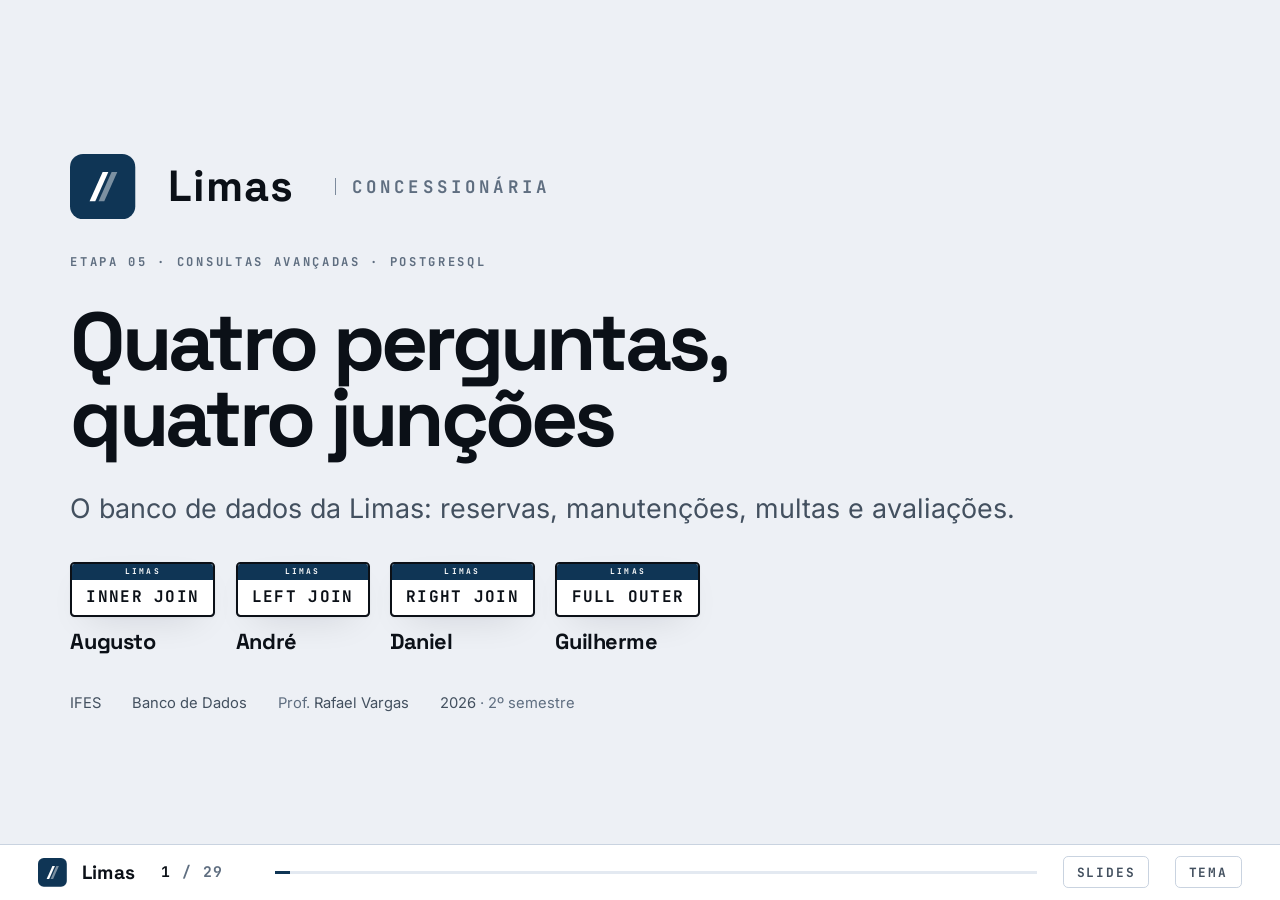
<file: index.html>
<!doctype html>
<html lang="pt-BR">
<head>
<meta charset="utf-8">
<meta name="viewport" content="width=device-width, initial-scale=1">
<title>Limas · Consultas Avançadas</title>
<meta name="description" content="Etapa 05 — Consultas Avançadas sobre o banco de dados da concessionária Limas. IFES · Banco de Dados · Prof. Rafael Vargas.">
<link rel="icon" href="data:image/svg+xml,<svg xmlns='http://www.w3.org/2000/svg' viewBox='0 0 100 100'><text y='.9em' font-size='90'>🚗</text></svg>">
<link rel="stylesheet" href="assets/fontes.css">
<link rel="stylesheet" href="styles/deck.css">
</head>
<body>

<div class="stage">

<!-- ═══════════════ 01 · CAPA ═══════════════ -->
<section class="slide center on" id="capa" data-titulo="Capa" style="gap:2.6rem">
  <span class="marca g"><svg viewBox="0 0 40 40" aria-hidden="true"><rect width="40" height="40" rx="8" fill="var(--brand)"/><path d="M12 29 L20 11 L23.5 11 L15.5 29 Z" fill="var(--brand-ink)"/><path d="M17.5 29 L25.5 11 L29 11 L21 29 Z" fill="var(--brand-ink)" opacity=".45"/></svg><span class="nome">Limas</span><span class="tipo">Concessionária</span></span>
  <span class="eyebrow">Etapa 05 · Consultas Avançadas · PostgreSQL</span>
  <h1 style="font-size:6.4rem">Quatro perguntas,<br>quatro junções</h1>
  <p class="lede wide" style="font-size:2.1rem">
    O banco de dados da Limas: reservas, manutenções, multas e avaliações.</p>

  <div class="crew">
    <div class="mem"><div class="plate"><b>LIMAS</b><span>INNER JOIN</span></div><div class="who">Augusto</div></div>
    <div class="mem"><div class="plate"><b>LIMAS</b><span>LEFT JOIN</span></div><div class="who">André</div></div>
    <div class="mem"><div class="plate"><b>LIMAS</b><span>RIGHT JOIN</span></div><div class="who">Daniel</div></div>
    <div class="mem"><div class="plate"><b>LIMAS</b><span>FULL OUTER</span></div><div class="who">Guilherme</div></div>
  </div>

  <div class="credits">
    <span><b>IFES</b></span><span><b>Banco de Dados</b></span>
    <span>Prof. <b>Rafael Vargas</b></span><span><b>2026</b> · 2º semestre</span>
  </div>
</section>

<!-- ═══════════════ 02 · O ESTABELECIMENTO ═══════════════ -->
<section class="slide center" id="contexto" data-titulo="O estabelecimento" style="gap:3rem">
  <span class="eyebrow">Contextualização</span>
  <h2>O estabelecimento</h2>
  <p class="lede wide" style="font-size:1.9rem">
    A <b>Limas</b> registra quatro eventos no banco: a <b>reserva</b> do veículo,
    a <b>manutenção</b> da frota, as <b>multas</b> cometidas durante o período de posse
    e a <b>avaliação</b> deixada pelo cliente.</p>

  <div class="chips">
    <div class="chip" style="--ac:var(--full)"><span class="k">Reserva</span><span class="v">20</span><span class="n">registros</span></div>
    <div class="chip" style="--ac:var(--left)"><span class="k">Manutenção</span><span class="v">13</span><span class="n">registros</span></div>
    <div class="chip" style="--ac:var(--inner)"><span class="k">Multa</span><span class="v">10</span><span class="n">registros</span></div>
    <div class="chip" style="--ac:var(--right)"><span class="k">Avaliação</span><span class="v">12</span><span class="n">registros</span></div>
  </div>
</section>

<!-- ═══════════════ 03 · AS ETAPAS ═══════════════ -->
<section class="slide center" id="trilha" data-titulo="As etapas do trabalho" style="gap:3rem">
  <span class="eyebrow">Onde estamos</span>
  <h2>As etapas do trabalho</h2>
  <div class="track">
    <div class="step done"><span class="sn">ETAPA 02</span><span class="st">Modelo Conceitual</span>
      <span class="sd">Entidades, relacionamentos e cardinalidades no ER.</span></div>
    <div class="step done"><span class="sn">ETAPA 03</span><span class="st">Modelo Lógico</span>
      <span class="sd">Tabelas, chaves primárias e estrangeiras.</span></div>
    <div class="step done"><span class="sn">ETAPA 04</span><span class="st">Implementação SQL</span>
      <span class="sd">DDL e DML no PostgreSQL.</span></div>
    <div class="step now"><span class="sn">ETAPA 05</span><span class="st">Consultas Avançadas</span>
      <span class="sd">Quatro consultas analíticas, uma por integrante.</span></div>
  </div>
</section>

<!-- ═══════════════ 04 · MODELO LÓGICO ═══════════════ -->
<section class="slide" id="modelo" data-titulo="Modelo lógico">
  <div class="top">
    <div><span class="eyebrow">Modelo Lógico · Etapa 03</span><h2>Modelo lógico</h2></div>
    <div class="plate"><b>CLIQUE</b><span>NAS TABELAS</span></div>
  </div>
  <div class="cols c-diag">
    <div class="diagram" id="diagrama-estrutura"></div>
    <div class="fields" id="campos-tabela"></div>
  </div>
</section>

<!-- ═══════════════ 05 · DIVISÃO DO GRUPO ═══════════════ -->
<section class="slide" id="donos" data-titulo="Divisão do grupo">
  <div class="top"><div><span class="eyebrow">Responsabilidades</span><h2>Divisão do grupo</h2></div></div>
  <div class="diagram" id="diagrama-donos" style="flex:1"></div>
  <div class="crew" style="gap:2.4rem">
    <div class="mem"><span class="eyebrow" style="color:var(--inner)">Multa · INNER JOIN · COUNT</span><span class="who">Augusto</span></div>
    <div class="mem"><span class="eyebrow" style="color:var(--left)">Manutenção · LEFT JOIN · SUM</span><span class="who">André</span></div>
    <div class="mem"><span class="eyebrow" style="color:var(--right)">Avaliação · RIGHT JOIN · AVG</span><span class="who">Daniel</span></div>
    <div class="mem"><span class="eyebrow" style="color:var(--full)">Reserva · FULL OUTER · MAX e MIN</span><span class="who">Guilherme</span></div>
  </div>
</section>

<!-- ╔═══════════════════════════════════════════════════════════════╗
     ║  AUGUSTO · MULTA · INNER JOIN · COUNT      slides 6 a 10      ║
     ╚═══════════════════════════════════════════════════════════════╝ -->

<section class="slide center divisor" id="aug-pergunta" data-titulo="Augusto · Pergunta"
         data-dono="inner" data-quem="Augusto" style="--ac:var(--inner); gap:3.4rem">
  <div class="top">
    <div><span class="eyebrow">Augusto · Evento Multa</span></div>
    <div class="plate"><b>LIMAS</b><span>INNER JOIN</span></div>
  </div>
  <span class="eyebrow">Pergunta de negócio</span>
  <p class="ask">Quais clientes acumulam <em>duas ou mais multas</em>?</p>
  <span class="eyebrow">Função de agregação · COUNT</span>
</section>

<section class="slide" data-steps="1" id="aug-dados" data-titulo="Augusto · Dados originais"
         data-dono="inner" data-quem="Augusto" style="--ac:var(--inner)">
  <div class="top">
    <div><span class="eyebrow" style="color:var(--inner)">Augusto · Dados originais</span>
      <h2>A junção, linha a linha</h2></div>
    <div class="plate"><b>LIMAS</b><span>INNER JOIN</span></div>
  </div>
  <div class="jx" data-quem="aug"></div>
</section>

<section class="slide" id="aug-sql" data-titulo="Augusto · A consulta" data-steps="6"
         data-dono="inner" data-quem="Augusto" style="--ac:var(--inner); --ac-t:var(--inner-t)">
  <div class="top">
    <div><span class="eyebrow" style="color:var(--inner)">Augusto · A consulta</span></div>
    <div class="plate"><b>LIMAS</b><span>INNER JOIN</span></div>
  </div>
  <div class="cols c-sql">
    <div class="sql">
<div class="cl" data-s="1"><span class="kw">SELECT</span> c.nome, c.contato,
       <span class="kw">COUNT</span>(m.id)          <span class="kw">AS</span> total_multas,
       <span class="kw">COUNT</span>(<span class="kw">DISTINCT</span> r.id) <span class="kw">AS</span> reservas</div><div class="cl" data-s="2" data-linhas="10"><span class="kw">FROM</span> Multa m</div><div class="cl" data-s="3" data-linhas="10"><span class="kw">INNER JOIN</span> Reserva r <span class="kw">ON</span> m.fk_Reserva_id  = r.id
<span class="kw">INNER JOIN</span> Cliente c <span class="kw">ON</span> r.fk_Cliente_cpf = c.cpf</div><div class="cl" data-s="4" data-linhas="6"><span class="kw">GROUP BY</span> c.cpf, c.nome, c.contato</div><div class="cl" data-s="5" data-linhas="3"><span class="kw">HAVING</span> <span class="kw">COUNT</span>(m.id) &gt;= <span class="st">2</span></div><div class="cl" data-s="6" data-linhas="3"><span class="kw">ORDER BY</span> total_multas <span class="kw">DESC</span>;</div>
    </div>
    <div class="lado" data-max="10">
      <div class="medidor"><span class="eyebrow">linhas neste ponto</span><div class="mv"><span class="num">—</span><span class="un">linhas</span><span class="delta"></span></div><div class="barra"><i></i></div></div>
      <div class="note">
      <div data-nota="0"><span class="nt">Passo a passo</span>Aperte <b>→</b> para acender uma cláusula por vez.</div>
      <div data-nota="1"><span class="nt">SELECT</span><code>COUNT(m.id)</code> conta as multas. <code>COUNT(DISTINCT r.id)</code> conta em quantas reservas diferentes elas aconteceram.</div>
      <div data-nota="2"><span class="nt">FROM Multa</span>A consulta parte da multa, não do cliente. O relatório é sobre quem tem multa.</div>
      <div data-nota="3"><span class="nt">INNER JOIN</span>Duas junções encadeadas. Cliente sem multa não aparece nem zerado — é a interseção das três tabelas.</div>
      <div data-nota="4"><span class="nt">GROUP BY</span>Um grupo por cliente. As três multas de Carlos passam a ser uma linha.</div>
      <div data-nota="5"><span class="nt">HAVING</span>Filtra os <b>grupos já calculados</b> — quem tem uma multa só sai do relatório. Não dá para usar <code>WHERE</code> aqui: quando ele roda, o <code>COUNT</code> ainda nem foi calculado.</div>
      <div data-nota="6"><span class="nt">ORDER BY</span>Do maior número de multas para o menor.</div>
      </div>
    </div>
  </div>
</section>

<section class="slide" id="aug-resultado" data-titulo="Augusto · Resultado"
         data-dono="inner" data-quem="Augusto" style="--ac:var(--inner)">
  <div class="top">
    <div><span class="eyebrow" style="color:var(--inner)">Augusto · Resultado</span>
      <h2>Resultado da execução</h2></div>
    <div class="plate"><b>LIMAS</b><span>INNER JOIN</span></div>
  </div>
  <div class="cols c-res">
    <div class="tbox"><div class="cap"><span>Reincidentes</span><span id="aug-cap">3 linhas</span></div>
      <div class="tscroll"><table id="t-aug-res"></table></div></div>
    <div style="display:flex; flex-direction:column; gap:1.4rem; min-width:0">
      <div class="ctrl" style="--ac:var(--inner)">
        <span class="eyebrow">Corte do HAVING</span>
        <span class="big" id="aug-val" style="font-size:3.6rem; --ac:var(--inner)">2 multas</span>
        <input type="range" id="aug-rng" min="1" max="4" step="1" value="2" aria-label="Mínimo de multas">
        <code style="font-size:1.15rem; color:var(--ink-2)">HAVING COUNT(m.id) &gt;= <b id="aug-num" style="color:var(--inner)">2</b></code>
      </div>
      <p class="lede" style="font-size:1.6rem">Arraste e veja o filtro agir sobre os grupos.
        Em <b>1</b>, todo cliente com multa aparece e o relatório perde a utilidade.</p>
    </div>
  </div>
</section>

<section class="slide center inverso" id="aug-leitura" data-titulo="Augusto · Leitura"
         data-dono="inner" data-quem="Augusto" style="gap:2.2rem">
  <span class="eyebrow">Augusto · Leitura do resultado</span>
  <div class="big" style="font-size:11rem"><span class="conta" data-valor="7">0</span> de 10</div>
  <p class="lede" style="font-size:2rem; max-width:40ch">multas registradas vêm de <b>três clientes</b>. Outros três têm uma multa cada, e <b>seis não têm nenhuma</b>.</p>
  <div class="grades"><div class="grade-un" data-total="10" data-marcadas="7" data-rot="<b>7</b> das 10 multas"></div><div class="grade-un" data-total="12" data-marcadas="3" data-rot="<b>3</b> dos 12 clientes"></div></div>
  <p class="eyebrow">Uso: revisar caução antes de aprovar nova reserva</p>
</section>

<!-- ╔═══════════════════════════════════════════════════════════════╗
     ║  ANDRÉ · MANUTENÇÃO · LEFT JOIN · SUM      slides 11 a 15      ║
     ╚═══════════════════════════════════════════════════════════════╝ -->

<section class="slide center divisor" id="and-pergunta" data-titulo="André · Pergunta"
         data-dono="left" data-quem="André" style="--ac:var(--left); gap:3.4rem">
  <div class="top">
    <div><span class="eyebrow">André · Evento Manutenção</span></div>
    <div class="plate"><b>LIMAS</b><span>LEFT JOIN</span></div>
  </div>
  <span class="eyebrow">Pergunta de negócio</span>
  <p class="ask">Quais veículos custaram <em>R$ 2.000 ou mais</em> em manutenção, e quais <em>nunca foram à oficina</em>?</p>
  <span class="eyebrow">Função de agregação · SUM</span>
</section>

<section class="slide" data-steps="1" id="and-dados" data-titulo="André · Dados originais"
         data-dono="left" data-quem="André" style="--ac:var(--left)">
  <div class="top">
    <div><span class="eyebrow" style="color:var(--left)">André · Dados originais</span>
      <h2>A junção, linha a linha</h2></div>
    <div class="plate"><b>LIMAS</b><span>LEFT JOIN</span></div>
  </div>
  <div class="jx" data-quem="and"></div>
</section>

<section class="slide" id="and-sql" data-titulo="André · A consulta" data-steps="6"
         data-dono="left" data-quem="André" style="--ac:var(--left); --ac-t:var(--left-t)">
  <div class="top">
    <div><span class="eyebrow" style="color:var(--left)">André · A consulta</span></div>
    <div class="plate"><b>LIMAS</b><span>LEFT JOIN</span></div>
  </div>
  <div class="cols c-sql">
    <div class="sql">
<div class="cl" data-s="1"><span class="kw">SELECT</span> v.placa, v.marca, v.modelo,
       <span class="kw">COUNT</span>(m.id)               <span class="kw">AS</span> qtd_manutencoes,
       <span class="kw">COALESCE</span>(<span class="kw">SUM</span>(m.valor), 0) <span class="kw">AS</span> custo_total</div><div class="cl" data-s="2" data-linhas="12"><span class="kw">FROM</span> Veiculo v</div><div class="cl" data-s="3" data-linhas="17"><span class="kw">LEFT JOIN</span> Manutencao m <span class="kw">ON</span> v.placa = m.fk_Veiculo_placa</div><div class="cl" data-s="4" data-linhas="12"><span class="kw">GROUP BY</span> v.placa, v.marca, v.modelo</div><div class="cl" data-s="5" data-linhas="8"><span class="kw">HAVING</span> <span class="kw">COALESCE</span>(<span class="kw">SUM</span>(m.valor),0) &gt;= <span class="st">2000</span>
    <span class="kw">OR</span> <span class="kw">SUM</span>(m.valor) <span class="kw">IS NULL</span></div><div class="cl" data-s="6" data-linhas="8"><span class="kw">ORDER BY</span> custo_total <span class="kw">DESC</span>;</div>
    </div>
    <div class="lado" data-max="17">
      <div class="medidor"><span class="eyebrow">linhas neste ponto</span><div class="mv"><span class="num">—</span><span class="un">linhas</span><span class="delta"></span></div><div class="barra"><i></i></div></div>
      <div class="note">
      <div data-nota="0"><span class="nt">Passo a passo</span>Aperte <b>→</b> para acender uma cláusula por vez.</div>
      <div data-nota="1"><span class="nt">SELECT</span><code>COALESCE</code> troca o NULL do <code>SUM</code> por <b>0</b>, para o relatório não mostrar campo vazio.</div>
      <div data-nota="2"><span class="nt">FROM Veiculo</span>Veiculo é a tabela da esquerda. É ela que será preservada inteira.</div>
      <div data-nota="3"><span class="nt">LEFT JOIN</span>Sem manutenção, o veículo continua na lista e o lado direito vira NULL. Com <code>INNER JOIN</code>, quatro veículos sumiriam.</div>
      <div data-nota="4"><span class="nt">GROUP BY</span>Um grupo por veículo. As três manutenções do Corolla viram uma linha.</div>
      <div data-nota="5"><span class="nt">HAVING</span>A primeira condição pega os caros. A segunda mantém os que nunca foram à oficina, que sem ela seriam eliminados.</div>
      <div data-nota="6"><span class="nt">ORDER BY</span>Do maior custo para o menor.</div>
      </div>
    </div>
  </div>
</section>

<section class="slide" id="and-resultado" data-titulo="André · Resultado"
         data-dono="left" data-quem="André" style="--ac:var(--left)">
  <div class="top">
    <div><span class="eyebrow" style="color:var(--left)">André · Resultado</span>
      <h2>Resultado da execução</h2></div>
    <div class="plate"><b>LIMAS</b><span>LEFT JOIN</span></div>
  </div>
  <div class="cols c-res">
    <div class="tbox"><div class="cap"><span>Custo por veículo</span><span id="and-cap">8 linhas</span></div>
      <div class="tscroll"><table id="t-and-res"></table></div></div>
    <div style="display:flex; flex-direction:column; gap:1.4rem; min-width:0">
      <div class="ctrl" style="--ac:var(--left)">
        <span class="eyebrow">Corte do HAVING</span>
        <span class="big" id="and-val" style="font-size:3.6rem; --ac:var(--left)">R$ 2.000</span>
        <input type="range" id="and-rng" min="0" max="6000" step="250" value="2000" aria-label="Corte do HAVING">
      </div>
      <button class="swap" id="and-inner" aria-pressed="false">trocar por INNER JOIN</button>
      <p class="lede" id="and-warn" style="margin:0; font-size:1.6rem; color:var(--inner)"></p>
    </div>
  </div>
</section>

<section class="slide center inverso" id="and-leitura" data-titulo="André · Leitura"
         data-dono="left" data-quem="André" style="gap:2.2rem">
  <span class="eyebrow">André · Leitura do resultado</span>
  <div class="big" style="font-size:11rem">R$ <span class="conta" data-valor="15490">0</span></div>
  <p class="lede" style="font-size:2rem; max-width:40ch">saíram em <b>quatro dos doze veículos</b> — 82% de tudo que a frota gastou em oficina.</p>
  <div class="grades"><div class="grade-un" data-total="12" data-marcadas="4" data-rot="<b>4</b> concentram 82% do gasto"></div><div class="grade-un" data-total="12" data-marcadas="4" data-rot="<b>4</b> nunca foram à oficina"></div></div>
  <p class="eyebrow">Uso: priorizar a renovação pelos quatro mais caros</p>
</section>

<!-- ╔═══════════════════════════════════════════════════════════════╗
     ║  DANIEL · AVALIAÇÃO · RIGHT JOIN · AVG     slides 16 a 20      ║
     ╚═══════════════════════════════════════════════════════════════╝ -->

<section class="slide center divisor" id="dan-pergunta" data-titulo="Daniel · Pergunta"
         data-dono="right" data-quem="Daniel" style="--ac:var(--right); gap:3.4rem">
  <div class="top">
    <div><span class="eyebrow">Daniel · Evento Avaliação</span></div>
    <div class="plate"><b>LIMAS</b><span>RIGHT JOIN</span></div>
  </div>
  <span class="eyebrow">Pergunta de negócio</span>
  <p class="ask">Qual a <em>nota média por canal</em>, e quantas reservas <em>não foram avaliadas</em>?</p>
  <span class="eyebrow">Função de agregação · AVG</span>
</section>

<section class="slide" data-steps="1" id="dan-dados" data-titulo="Daniel · Dados originais"
         data-dono="right" data-quem="Daniel" style="--ac:var(--right)">
  <div class="top">
    <div><span class="eyebrow" style="color:var(--right)">Daniel · Dados originais</span>
      <h2>A junção, linha a linha</h2></div>
    <div class="plate"><b>LIMAS</b><span>RIGHT JOIN</span></div>
  </div>
  <div class="jx" data-quem="dan"></div>
</section>

<section class="slide" id="dan-sql" data-titulo="Daniel · A consulta" data-steps="6"
         data-dono="right" data-quem="Daniel" style="--ac:var(--right); --ac-t:var(--right-t)">
  <div class="top">
    <div><span class="eyebrow" style="color:var(--right)">Daniel · A consulta</span></div>
    <div class="plate"><b>LIMAS</b><span>RIGHT JOIN</span></div>
  </div>
  <div class="cols c-sql">
    <div class="sql">
<div class="cl" data-s="1"><span class="kw">SELECT</span> <span class="kw">COALESCE</span>(a.plataforma, <span class="st">'(sem avaliacao)'</span>) <span class="kw">AS</span> canal,
       <span class="kw">COUNT</span>(r.id)           <span class="kw">AS</span> reservas,
       <span class="kw">ROUND</span>(<span class="kw">AVG</span>(a.nota), 2) <span class="kw">AS</span> nota_media</div><div class="cl" data-s="2" data-linhas="12"><span class="kw">FROM</span> Avaliacao a</div><div class="cl" data-s="3" data-linhas="20"><span class="kw">RIGHT JOIN</span> Reserva r <span class="kw">ON</span> a.fk_Reserva_id = r.id</div><div class="cl" data-s="4" data-linhas="5"><span class="kw">GROUP BY</span> a.plataforma</div><div class="cl" data-s="5" data-linhas="4"><span class="kw">HAVING</span> <span class="kw">AVG</span>(a.nota) &lt; <span class="st">8.5</span>
    <span class="kw">OR</span> <span class="kw">AVG</span>(a.nota) <span class="kw">IS NULL</span></div><div class="cl" data-s="6" data-linhas="4"><span class="kw">ORDER BY</span> nota_media <span class="kw">NULLS LAST</span>;</div>
    </div>
    <div class="lado" data-max="20">
      <div class="medidor"><span class="eyebrow">linhas neste ponto</span><div class="mv"><span class="num">—</span><span class="un">linhas</span><span class="delta"></span></div><div class="barra"><i></i></div></div>
      <div class="note">
      <div data-nota="0"><span class="nt">Passo a passo</span>Aperte <b>→</b> para acender uma cláusula por vez.</div>
      <div data-nota="1"><span class="nt">SELECT</span>Quando não há avaliação, <code>plataforma</code> é NULL. O <code>COALESCE</code> dá nome a esse grupo.</div>
      <div data-nota="2"><span class="nt">FROM Avaliacao</span>A avaliação está à esquerda, mas não é ela que precisa ser preservada.</div>
      <div data-nota="3"><span class="nt">RIGHT JOIN</span>Preserva <b>Reserva</b>, que está à direita. Toda reserva conta, mesmo sem avaliação. É o espelho do LEFT JOIN: bastaria inverter a ordem das tabelas.</div>
      <div data-nota="4"><span class="nt">GROUP BY</span>Um grupo por plataforma. As reservas sem avaliação caem todas no grupo NULL.</div>
      <div data-nota="5"><span class="nt">HAVING</span>Canais abaixo de 8,5. A segunda condição mantém o grupo sem avaliação, cujo AVG é NULL.</div>
      <div data-nota="6"><span class="nt">ORDER BY</span><code>NULLS LAST</code> joga o grupo sem nota para o fim.</div>
      </div>
    </div>
  </div>
</section>

<section class="slide" id="dan-resultado" data-titulo="Daniel · Resultado"
         data-dono="right" data-quem="Daniel" style="--ac:var(--right)">
  <div class="top">
    <div><span class="eyebrow" style="color:var(--right)">Daniel · Resultado</span>
      <h2>Resultado da execução</h2></div>
    <div class="plate"><b>LIMAS</b><span>RIGHT JOIN</span></div>
  </div>
  <div class="cols c-res">
    <div class="tbox"><div class="cap"><span>Satisfação por canal</span><span id="dan-cap">4 linhas</span></div>
      <div class="tscroll"><table id="t-dan-res"></table></div></div>
    <div style="display:flex; flex-direction:column; gap:1.4rem; min-width:0">
      <div class="ctrl" style="--ac:var(--right)">
        <span class="eyebrow">Corte do HAVING</span>
        <span class="big" id="dan-val" style="font-size:3.6rem; --ac:var(--right)">8,5</span>
        <input type="range" id="dan-rng" min="5" max="10" step="0.5" value="8.5" aria-label="Nota de corte">
      </div>
      <p class="lede" style="font-size:1.6rem">
        O grupo <b>(sem avaliacao)</b> nunca sai, em nenhuma posição do controle:
        o AVG dele é NULL e quem o segura é o <code>OR AVG(a.nota) IS NULL</code>.</p>
    </div>
  </div>
</section>

<section class="slide center inverso" id="dan-leitura" data-titulo="Daniel · Leitura"
         data-dono="right" data-quem="Daniel" style="gap:2.2rem">
  <span class="eyebrow">Daniel · Leitura do resultado</span>
  <div class="big" style="font-size:11rem"><span class="conta" data-valor="8">0</span> de 20</div>
  <p class="lede" style="font-size:2rem; max-width:40ch">reservas não geraram avaliação nenhuma. Nenhum ranking de nota mostra esse grupo — só o RIGHT JOIN.</p>
  <div class="grades"><div class="grade-un" data-total="20" data-marcadas="8" data-rot="<b>8</b> das 20 reservas sem avaliação"></div></div>
  <p class="eyebrow">Uso: pedir avaliação na devolução do veículo</p>
</section>

<!-- ╔═══════════════════════════════════════════════════════════════╗
     ║  GUILHERME · RESERVA · FULL OUTER · MAX e MIN  slides 21 a 25  ║
     ╚═══════════════════════════════════════════════════════════════╝ -->

<section class="slide center divisor" id="gui-pergunta" data-titulo="Guilherme · Pergunta"
         data-dono="full" data-quem="Guilherme" style="--ac:var(--full); gap:3.4rem">
  <div class="top">
    <div><span class="eyebrow">Guilherme · Evento Reserva</span></div>
    <div class="plate"><b>LIMAS</b><span>FULL OUTER</span></div>
  </div>
  <span class="eyebrow">Pergunta de negócio</span>
  <p class="ask">Quais veículos estão <em>parados</em>, e quais reservas estão <em>sem veículo alocado</em>?</p>
  <span class="eyebrow">Funções de agregação · MAX e MIN</span>
</section>

<section class="slide" data-steps="1" id="gui-dados" data-titulo="Guilherme · Dados originais"
         data-dono="full" data-quem="Guilherme" style="--ac:var(--full)">
  <div class="top">
    <div><span class="eyebrow" style="color:var(--full)">Guilherme · Dados originais</span>
      <h2>A junção, linha a linha</h2></div>
    <div class="plate"><b>LIMAS</b><span>FULL OUTER</span></div>
  </div>
  <div class="jx" data-quem="gui"></div>
</section>

<section class="slide" id="gui-sql" data-titulo="Guilherme · A consulta" data-steps="6"
         data-dono="full" data-quem="Guilherme" style="--ac:var(--full); --ac-t:var(--full-t)">
  <div class="top">
    <div><span class="eyebrow" style="color:var(--full)">Guilherme · A consulta</span></div>
    <div class="plate"><b>LIMAS</b><span>FULL OUTER</span></div>
  </div>
  <div class="cols c-sql">
    <div class="sql">
<div class="cl" data-s="1"><span class="kw">SELECT</span> <span class="kw">COALESCE</span>(v.placa, <span class="st">'(sem veiculo alocado)'</span>) <span class="kw">AS</span> veiculo,
       <span class="kw">COUNT</span>(r.id) <span class="kw">AS</span> reservas,
       <span class="kw">MIN</span>(r.inicio) <span class="kw">AS</span> primeira,
       <span class="kw">MAX</span>(r.fim)    <span class="kw">AS</span> ultima</div><div class="cl" data-s="2" data-linhas="12"><span class="kw">FROM</span> Veiculo v</div><div class="cl" data-s="3" data-linhas="22"><span class="kw">FULL OUTER JOIN</span> Reserva r <span class="kw">ON</span> v.placa = r.fk_Veiculo_placa</div><div class="cl" data-s="4" data-linhas="13"><span class="kw">GROUP BY</span> v.placa, v.modelo</div><div class="cl" data-s="5" data-linhas="5"><span class="kw">HAVING</span> <span class="kw">MAX</span>(r.fim) <span class="kw">IS NULL</span>              <span class="cm">-- nunca reservado</span>
    <span class="kw">OR</span> v.placa <span class="kw">IS NULL</span>                 <span class="cm">-- reserva sem carro</span>
    <span class="kw">OR</span> <span class="kw">MAX</span>(r.fim) &lt; <span class="st">DATE '2026-01-01'</span>  <span class="cm">-- parado</span></div><div class="cl" data-s="6" data-linhas="5"><span class="kw">ORDER BY</span> ultima <span class="kw">NULLS FIRST</span>;</div>
    </div>
    <div class="lado" data-max="22">
      <div class="medidor"><span class="eyebrow">linhas neste ponto</span><div class="mv"><span class="num">—</span><span class="un">linhas</span><span class="delta"></span></div><div class="barra"><i></i></div></div>
      <div class="note">
      <div data-nota="0"><span class="nt">Passo a passo</span>Aperte <b>→</b> para acender uma cláusula por vez.</div>
      <div data-nota="1"><span class="nt">SELECT</span><code>MIN(inicio)</code> e <code>MAX(fim)</code> dão o primeiro e o último dia em que o carro rodou.</div>
      <div data-nota="2"><span class="nt">FROM Veiculo</span>Aqui a ordem das tabelas não importa: o FULL OUTER preserva os dois lados.</div>
      <div data-nota="3"><span class="nt">FULL OUTER JOIN</span>Único que traz as duas sobras juntas. O PostgreSQL suporta direto; no MySQL seria preciso simular com UNION.</div>
      <div data-nota="4"><span class="nt">GROUP BY</span>Um grupo por veículo. As reservas sem carro caem todas no grupo NULL.</div>
      <div data-nota="5"><span class="nt">HAVING</span>Três condições, um problema cada. <b>Sem a segunda linha</b> o HAVING eliminaria as reservas sem carro — elas têm data recente, não são NULL nem antigas — e o FULL OUTER perderia metade da função.</div>
      <div data-nota="6"><span class="nt">ORDER BY</span><code>NULLS FIRST</code> põe os nunca reservados no topo.</div>
      </div>
    </div>
  </div>
</section>

<section class="slide" id="gui-resultado" data-titulo="Guilherme · Resultado"
         data-dono="full" data-quem="Guilherme" style="--ac:var(--full)">
  <div class="top">
    <div><span class="eyebrow" style="color:var(--full)">Guilherme · Resultado</span>
      <h2>A mesma consulta com cada junção</h2></div>
    <div class="plate"><b>AO VIVO</b><span id="gui-placa">FULL OUTER</span></div>
  </div>
  <div class="picker" id="gui-picker">
    <button class="pick p-inner" data-j="inner" aria-pressed="false">INNER</button>
    <button class="pick p-left"  data-j="left"  aria-pressed="false">LEFT</button>
    <button class="pick p-right" data-j="right" aria-pressed="false">RIGHT</button>
    <button class="pick p-full"  data-j="full"  aria-pressed="true">FULL OUTER</button>
  </div>
  <div class="cols c-res">
    <div class="tbox"><div class="cap"><span>Resultado</span><span id="gui-cap">5 linhas</span></div>
      <div class="tscroll"><table id="t-gui-res"></table></div></div>
    <div style="display:flex; flex-direction:column; gap:1.4rem; min-width:0">
      <div class="big" id="gui-n" style="font-size:8rem">5</div>
      <p class="lede" id="gui-txt" style="font-size:1.7rem"></p>
    </div>
  </div>
</section>

<section class="slide center inverso" id="gui-leitura" data-titulo="Guilherme · Leitura"
         data-dono="full" data-quem="Guilherme" style="gap:2.2rem">
  <span class="eyebrow">Guilherme · Leitura do resultado</span>
  <div class="big" style="font-size:11rem"><span class="conta" data-valor="3">0</span></div>
  <p class="lede" style="font-size:2rem; max-width:40ch">reservas seguem <b>sem veículo alocado</b>, e a primeira começa em 06/07. Ao mesmo tempo, quatro carros do pátio estão parados — dois nunca foram reservados.</p>
  <div class="grades"><div class="grade-un" data-total="20" data-marcadas="3" data-rot="<b>3</b> das 20 reservas sem carro"></div><div class="grade-un" data-total="12" data-marcadas="4" data-rot="<b>4</b> dos 12 carros parados"></div></div>
  <p class="eyebrow">Uso: alocar os parados nas reservas pendentes</p>
</section>

<!-- ╔═══════════════════════════════════════════════════════════════╗
     ║  CONSOLE SQL · PostgreSQL rodando no navegador   slide 26      ║
     ╚═══════════════════════════════════════════════════════════════╝ -->

<section class="slide" id="console" data-titulo="Console SQL">
  <div class="top">
    <div><span class="eyebrow">O banco está aqui dentro</span>
      <h2>Console SQL</h2></div>
    <div class="plate"><b>POSTGRES</b><span>NO NAVEGADOR</span></div>
  </div>

  <div class="picker" id="sql-atalhos">
    <button class="pick p-inner" data-q="augusto"   aria-pressed="false">Augusto</button>
    <button class="pick p-left"  data-q="andre"     aria-pressed="false">André</button>
    <button class="pick p-right" data-q="daniel"    aria-pressed="false">Daniel</button>
    <button class="pick p-full"  data-q="guilherme" aria-pressed="false">Guilherme</button>
    <button class="pick"         data-q="plano"     aria-pressed="false">EXPLAIN</button>
    <button class="pick"         data-q="livre"     aria-pressed="false">o esquema</button>
  </div>

  <div class="cols c-console" id="console-sql">
    <div class="editor">
      <div class="cap"><span>consulta</span><span>Ctrl + Enter</span></div>
      <textarea id="sql-campo" spellcheck="false" wrap="off" aria-label="Consulta SQL">SELECT c.nome AS cliente,
       COUNT(m.id) AS total_multas
FROM Multa m
INNER JOIN Reserva r ON m.fk_Reserva_id  = r.id
INNER JOIN Cliente c ON r.fk_Cliente_cpf = c.cpf
GROUP BY c.cpf, c.nome
HAVING COUNT(m.id) >= 2
ORDER BY total_multas DESC;</textarea>
      <div class="editor-pe">
        <button class="rodar" id="sql-rodar" disabled>Executar</button>
        <span class="sql-estado" id="sql-estado">Abra este slide para acordar o banco.</span>
      </div>
    </div>

    <div class="tbox">
      <div class="cap"><span>resultado</span><span id="sql-legenda">—</span></div>
      <div class="tscroll"><table id="sql-saida"></table></div>
    </div>
  </div>

  <p class="lede wide" style="font-size:1.6rem">
    Não é tabela pronta: é o <b>PostgreSQL compilado para o navegador</b>, com a mesma
    carga do <code>etapa05_completo.sql</code>. Escreva qualquer consulta e execute.</p>
</section>

<!-- ╔═══════════════════════════════════════════════════════════════╗
     ║  FECHAMENTO                                slides 27 a 29      ║
     ╚═══════════════════════════════════════════════════════════════╝ -->

<section class="slide" id="cobertura" data-titulo="Cobertura da entrega">
  <div class="top"><div><span class="eyebrow">Fechamento</span>
    <h2>Cobertura da entrega</h2></div></div>

  <div class="tbox">
    <div class="cap"><span>Quatro junções, uma por integrante</span><span>4 de 4</span></div>
    <div class="tscroll"><table>
      <thead><tr><th>integrante</th><th>evento</th><th>junção</th><th>função</th><th>pergunta de negócio</th></tr></thead>
      <tbody>
        <tr><td><b>Augusto</b></td><td>Multa</td>
            <td><span class="tag" style="--tc:var(--inner)">INNER JOIN</span></td>
            <td class="mono">COUNT</td><td>Clientes com duas ou mais multas</td></tr>
        <tr><td><b>André</b></td><td>Manutenção</td>
            <td><span class="tag" style="--tc:var(--left)">LEFT JOIN</span></td>
            <td class="mono">SUM</td><td>Veículos caros de manter e os que nunca foram à oficina</td></tr>
        <tr><td><b>Daniel</b></td><td>Avaliação</td>
            <td><span class="tag" style="--tc:var(--right)">RIGHT JOIN</span></td>
            <td class="mono">AVG</td><td>Nota por canal e reservas sem avaliação</td></tr>
        <tr><td><b>Guilherme</b></td><td>Reserva</td>
            <td><span class="tag" style="--tc:var(--full)">FULL OUTER</span></td>
            <td class="mono">MAX · MIN</td><td>Veículos parados e reservas sem carro</td></tr>
      </tbody></table></div>
  </div>

  <div class="chips">
    <div class="chip ok" style="--ac:var(--full)"><span class="k">Funções</span>
      <span class="v" style="font-size:1.6rem">COUNT · SUM · AVG · MAX · MIN</span>
      <span class="n">5 de 5</span></div>
    <div class="chip ok" style="--ac:var(--full)"><span class="k">Em todas</span>
      <span class="v" style="font-size:1.6rem">GROUP BY · HAVING</span>
      <span class="n">4 de 4 consultas</span></div>
  </div>
</section>

<section class="slide" id="aprendizados" data-titulo="O que aprendemos">
  <div class="top"><div><span class="eyebrow">Fechamento</span>
    <h2>O que aprendemos</h2></div></div>

  <div class="track" style="grid-template-columns:repeat(3,1fr)">
    <div class="step now" style="--brand:var(--full); opacity:1">
      <span class="sn">01 · MODELAGEM</span>
      <span class="st">A FK que faltava</span>
      <span class="sd">A relação Veículo–Reserva estava no modelo conceitual, mas não tinha
        sido implementada no DDL. O erro só apareceu quando tentamos responder
        qual carro foi reservado.</span></div>
    <div class="step now" style="--brand:var(--left); opacity:1">
      <span class="sn">02 · JUNÇÕES</span>
      <span class="st">NULL é o que separa LEFT de FULL</span>
      <span class="sd">Quando a chave estrangeira é obrigatória, LEFT JOIN e FULL OUTER JOIN
        devolvem o mesmo. O lado direito só sobra se a FK aceitar NULL —
        por isso a consulta do Guilherme usa Reserva.</span></div>
    <div class="step now" style="--brand:var(--inner); opacity:1">
      <span class="sn">03 · HAVING</span>
      <span class="st">O filtro pode desfazer a junção</span>
      <span class="sd">Sem a condição <code>v.placa IS NULL</code>, o HAVING descartava
        as reservas sem carro que o FULL OUTER tinha acabado de trazer.
        A junção certa com o filtro errado dá resposta errada.</span></div>
  </div>
</section>

<section class="slide center" id="fim" data-titulo="Encerramento" style="gap:3rem">
  <span class="eyebrow">Etapa 05 · Consultas Avançadas</span>
  <h2>Entregáveis</h2>

  <div class="chips">
    <div class="chip" style="--ac:var(--brand)"><span class="k">Script</span>
      <span class="v" style="font-size:1.5rem">etapa05_completo.sql</span>
      <span class="n">DDL, DML e as 4 consultas</span></div>
    <div class="chip" style="--ac:var(--brand)"><span class="k">Prints</span>
      <span class="v" style="font-size:1.5rem">Execução no SGBD</span>
      <span class="n">PostgreSQL 16</span></div>
    <div class="chip" style="--ac:var(--brand)"><span class="k">Slides</span>
      <span class="v" style="font-size:1.5rem">Este site</span>
      <span class="n">29 slides</span></div>
  </div>

  <p class="lede wide" style="font-size:1.7rem">
    <a class="baixar" href="sql/etapa05_completo.sql" target="_blank" rel="noopener">Abrir o script SQL</a>
  </p>

  <div class="credits">
    <span><b>IFES</b> · Banco de Dados · Prof. Rafael Vargas</span>
    <span>Augusto · André · Daniel · Guilherme</span>
  </div>
</section>

</div><!-- /.stage -->

<div class="grid" id="grade"></div>

<div class="chrome">
  <span class="marca p"><svg viewBox="0 0 40 40" aria-hidden="true"><rect width="40" height="40" rx="8" fill="var(--brand)"/><path d="M12 29 L20 11 L23.5 11 L15.5 29 Z" fill="var(--brand-ink)"/><path d="M17.5 29 L25.5 11 L29 11 L21 29 Z" fill="var(--brand-ink)" opacity=".45"/></svg><span class="nome">Limas</span></span>
  <span class="count"><b id="contador">1</b> / <span id="total">29</span></span>
  <span class="who-now" id="dono-atual"></span>
  <div class="road" id="estrada"></div>
  <button class="btn" id="btn-grade" title="Visão geral (O)">Slides</button>
  <button class="btn" id="btn-tema" title="Claro / escuro (T)">Tema</button>
</div>

<script src="scripts/dados.js"></script>
<script src="scripts/juncao.js"></script>
<script src="scripts/deck.js"></script>
<script type="module" src="scripts/console.js"></script>
</body>
</html>
</file>
<file: assets/fontes.css>
/* GERADO AUTOMATICAMENTE — nao editar. Subconjunto latino de Space Grotesk, Inter e JetBrains Mono embutido em base64 para o deck funcionar sem internet. */
@font-face{font-family:'Inter';font-style:normal;font-weight:400;font-display:swap;src:url([data-uri]) format('woff2')}
@font-face{font-family:'Inter';font-style:normal;font-weight:600;font-display:swap;src:url([data-uri]) format('woff2')}
@font-face{font-family:'JetBrains Mono';font-style:normal;font-weight:400;font-display:swap;src:url([data-uri]) format('woff2')}
@font-face{font-family:'JetBrains Mono';font-style:normal;font-weight:700;font-display:swap;src:url([data-uri]) format('woff2')}
@font-face{font-family:'Space Grotesk';font-style:normal;font-weight:500;font-display:swap;src:url([data-uri]) format('woff2')}
@font-face{font-family:'Space Grotesk';font-style:normal;font-weight:700;font-display:swap;src:url([data-uri]) format('woff2')}
</file>
<file: styles/deck.css>
/* ============================================================================
   DECK — CONSULTAS AVANÇADAS · CONCESSIONÁRIA
   IFES · Banco de Dados · Prof. Rafael Vargas

   ESCALA
   1rem = 1 unidade proporcional à tela (1% da largura num 16:9).
   Tudo é escrito em rem, então o texto ocupa sempre a mesma fração da
   tela — no notebook e no projetor. Piso de leitura: 1.2rem (~2% da
   altura da tela), o mínimo legível da última fileira da sala.
   ============================================================================ */

html{ font-size:min(1vw, 1.7778vh); }

/* ---------- PALETA ----------------------------------------------------------
   Neutro de aço com viés azul. As quatro cores das junções:
   autuação (vermelho) · oficina (azul) · avaliação (roxo) · pátio (verde)

   O roxo do Daniel foi escolhido no validador, não no olho. Roxo é azul
   mais vermelho, e é o vermelho que o daltonismo mais comum perde — quase
   todo roxo colide com o azul do André. #5E35B1 dava ΔE 0,3 (indistinguível)
   e #6B2FBF dava 2,4. #93257F chega a 8,6, acima do alvo de 8, e ainda fica
   na mesma faixa de luminosidade dos outros três, então não pesa mais que eles.

   Os tons de apoio do tema claro foram escurecidos para passar em WCAG AA
   (4,5 para texto). Projetor lava cor: o que mede 4,5 aqui fica no limite
   na parede da sala.
     --ink-3  4,56 sobre o fundo   (era 3,84)
     --null   4,50 sobre --nullbg  (era 3,05)
     --line-2 3,08 sobre o fundo   (era 1,84 — e borda, nao texto)
   -------------------------------------------------------------------------- */
:root{
  --ground:#EDF0F5; --surface:#FFFFFF; --surface-2:#F4F7FB; --surface-3:#E3E9F1;
  --line:#C9D3E0;   --line-2:#7C8A9C;
  --ink:#0B1017;    --ink-2:#43505F;  --ink-3:#5F6E80;
  --brand:#0F3555;  --brand-ink:#FFFFFF;
  --inner:#B22D1A;  --left:#0F52B0;   --right:#93257F;  --full:#046443;
  --inner-t:#FAE9E6; --left-t:#E6EEFC; --right-t:#F7E8F3; --full-t:#DDF3EA;
  --null:#606E80;   --nullbg:#EBEFF5;
  /* versoes vivas, para os paineis escuros — valem nos dois temas */
  --inner-b:#FF8A6F; --left-b:#7DB4FF; --right-b:#E58AD5; --full-b:#45D69C;
  --escuro:#0F141B;  --escuro-2:#1B2430; --escuro-ink:#EEF3F9; --escuro-ink2:#9FADBD;
  --shadow:0 .1rem .2rem rgba(11,16,23,.05), 0 1rem 3rem -1.4rem rgba(11,16,23,.2);
  --r:.4rem;
}
@media (prefers-color-scheme: dark){
  :root:not([data-theme="light"]){
    --ground:#0D1117; --surface:#161C24; --surface-2:#1D242E; --surface-3:#252D39;
    --line:#2E3742;   --line-2:#414C5A;
    --ink:#EEF3F9;    --ink-2:#A3B0BF;  --ink-3:#788595;
    --brand:#8CBAE6;  --brand-ink:#0D1117;
    --inner:#FF8A6F;  --left:#7DB4FF;   --right:#E58AD5;  --full:#45D69C;
    --inner-t:#2E1B16; --left-t:#12243D; --right-t:#3A1733; --full-t:#102B20;
    --null:#788595;   --nullbg:#1D242E;
    --shadow:0 .1rem .2rem rgba(0,0,0,.5), 0 1rem 3rem -1.4rem rgba(0,0,0,.8);
  }
}
:root[data-theme="dark"]{
  --ground:#0D1117; --surface:#161C24; --surface-2:#1D242E; --surface-3:#252D39;
  --line:#2E3742;   --line-2:#414C5A;
  --ink:#EEF3F9;    --ink-2:#A3B0BF;  --ink-3:#788595;
  --brand:#8CBAE6;  --brand-ink:#0D1117;
  --inner:#FF8A6F;  --left:#7DB4FF;   --right:#E58AD5;  --full:#45D69C;
  --inner-t:#2E1B16; --left-t:#12243D; --right-t:#3A1733; --full-t:#102B20;
  --null:#788595;   --nullbg:#1D242E;
  --shadow:0 .1rem .2rem rgba(0,0,0,.5), 0 1rem 3rem -1.4rem rgba(0,0,0,.8);
}

/* ---------- BASE ---------------------------------------------------------- */
*{ box-sizing:border-box }
[hidden]{ display:none !important }
body{
  margin:0; background:var(--ground); color:var(--ink);
  font-family:Inter,system-ui,-apple-system,"Segoe UI",sans-serif;
  font-size:1.45rem; line-height:1.5; -webkit-font-smoothing:antialiased;
}
h1,h2{ font-family:"Space Grotesk",Inter,sans-serif; margin:0; font-weight:700;
       letter-spacing:-.03em; text-wrap:balance }
p{ margin:0 }
code,.mono,table{ font-family:"JetBrains Mono",ui-monospace,Menlo,monospace }
:focus-visible{ outline:.25rem solid var(--brand); outline-offset:.2rem; border-radius:.2rem }

/* ---------- PALCO --------------------------------------------------------- */
.stage{ position:relative; height:100dvh; min-height:420px; overflow:hidden }
.slide{
  position:absolute; inset:0; padding:4rem 5.5rem 6.5rem;
  display:flex; flex-direction:column; gap:2.4rem;
  opacity:0; visibility:hidden; transform:translateX(3rem);
  transition:opacity .3s ease, transform .34s cubic-bezier(.22,.9,.28,1), visibility .34s;
}
/* voltando, o slide entra pelo outro lado: a navegacao ganha sentido fisico.
   O :not(.on) e obrigatorio — sem ele esta regra tem especificidade maior que
   .slide.on e desloca tambem o slide visivel, que fica torto na tela. */
.stage[data-dir="tras"] .slide:not(.on){ transform:translateX(-3rem) }
.slide.on{ opacity:1; visibility:visible; transform:none }

/* o conteudo do slide assenta em cascata, de cima para baixo */
.slide.on > *{ animation:assenta .42s cubic-bezier(.22,.9,.28,1) both }
.slide.on > *:nth-child(1){ animation-delay:.04s }
.slide.on > *:nth-child(2){ animation-delay:.10s }
.slide.on > *:nth-child(3){ animation-delay:.16s }
.slide.on > *:nth-child(4){ animation-delay:.22s }
.slide.on > *:nth-child(5){ animation-delay:.28s }
@keyframes assenta{
  from{ opacity:0; transform:translateY(.9rem) }
  to  { opacity:1; transform:none }
}
.slide.center{ justify-content:center }

/* ---------- TIPOGRAFIA ---------------------------------------------------- */
.eyebrow{
  font-family:"JetBrains Mono",monospace; font-size:.95rem; font-weight:700;
  text-transform:uppercase; letter-spacing:.22em; color:var(--ink-3);
}
h1{ font-size:7.4rem; line-height:.92; letter-spacing:-.045em }
h2{ font-size:3.4rem; line-height:1.05; max-width:20ch }
.lede{ font-size:1.5rem; color:var(--ink-2); max-width:48ch }
.lede b{ color:var(--ink); font-weight:600 }
.lede.wide{ max-width:62ch }
.big{
  font-family:"Space Grotesk",sans-serif; font-weight:700; letter-spacing:-.045em;
  line-height:.85; font-variant-numeric:tabular-nums; color:var(--ac,var(--ink));
}

/* ---------- RITMO: DIVISOR E PAINEL ESCURO -------------------------------
   Vinte e nove slides com a mesma textura nao tem respiro. A pergunta de
   cada integrante abre em cheio na cor dele e a leitura fecha no escuro:
   o publico sente a troca de apresentador sem ninguem anunciar.
   -------------------------------------------------------------------------- */
.slide.divisor{ background:var(--ac); color:#fff }
/* .72 reprovava em contraste sobre o vermelho e o ambar (3,99 e 4,06) */
.slide.divisor .eyebrow{ color:rgba(255,255,255,.86) }
.slide.divisor .ask{ color:#fff }
.slide.divisor .ask em{ color:rgba(255,255,255,.80) }

/* A apresentacao e no claro, entao a leitura fecha numa tinta suave da cor
   do integrante em vez de num painel escuro. O ritmo se mantem: cor cheia
   na pergunta, branco no miolo, tinta no fecho. */
.slide.inverso{ background:var(--tinta) }
.slide.inverso[data-dono="inner"]{ --ac:var(--inner); --tinta:var(--inner-t) }
.slide.inverso[data-dono="left"] { --ac:var(--left);  --tinta:var(--left-t) }
.slide.inverso[data-dono="right"]{ --ac:var(--right); --tinta:var(--right-t) }
.slide.inverso[data-dono="full"] { --ac:var(--full);  --tinta:var(--full-t) }
.slide.inverso .grade-un i{ --ctx:#C2CCD9 }
.slide.inverso .grade-un .rot{ color:var(--ink-2) }

/* ---------- GRADE DE UNIDADES -------------------------------------------
   Um quadrado por registro: doze veiculos sao doze quadrados. Quem quiser
   conferir, conta. Destaque na cor do integrante, contexto em cinza — a
   forma de enfase, nao uma paleta categorica.
   -------------------------------------------------------------------------- */
.grade-un{ display:flex; flex-direction:column; gap:.75rem; align-items:flex-start }
.grade-un .quadros{ display:flex; flex-wrap:wrap; gap:.42rem; max-width:34rem }
.grade-un i{
  width:1.7rem; height:1.7rem; border-radius:.22rem; display:block;
  background:var(--ctx,#3A4552); transform:scale(.4); opacity:0;
  transition:transform .3s cubic-bezier(.2,1.3,.4,1), opacity .3s, background .3s;
}
.grade-un.acesa i{ transform:none; opacity:1 }
.grade-un i.on{ background:var(--ac) }
.grade-un .rot{
  font-family:"JetBrains Mono",monospace; font-size:1.15rem; font-weight:700;
  letter-spacing:.1em; text-transform:uppercase; color:var(--ink-2);
}
.grade-un .rot b{ color:var(--ac) }
.grades{ display:flex; gap:3.4rem; flex-wrap:wrap }

/* ---------- MARCA -------------------------------------------------------- */
.marca{ display:inline-flex; align-items:center; gap:.75em; line-height:1 }
.marca svg{ width:1.5em; height:1.5em; flex:none; display:block }
.marca .nome{
  font-family:"Space Grotesk",sans-serif; font-weight:700;
  letter-spacing:.02em; color:var(--ink);
}
.marca .tipo{
  font-family:"JetBrains Mono",monospace; font-weight:700; font-size:.4em;
  letter-spacing:.24em; text-transform:uppercase; color:var(--ink-3);
  align-self:center; padding-left:.9em; border-left:1px solid var(--line-2);
  margin-left:.5em;
}
.marca.g{ font-size:3.4rem }
.marca.p{ font-size:1.5rem }
.marca.p .tipo{ display:none }

/* ---------- PLACA (identificador de bloco) -------------------------------- */
.plate{
  display:inline-flex; flex-direction:column; border:.16rem solid var(--ink);
  border-radius:.35rem; overflow:hidden; background:var(--surface); box-shadow:var(--shadow);
}
.plate b{
  background:var(--brand); color:var(--brand-ink); font-family:"JetBrains Mono",monospace;
  font-size:.62rem; font-weight:700; letter-spacing:.28em; text-align:center; padding:.2rem .8rem .15rem;
}
.plate span{
  font-family:"JetBrains Mono",monospace; font-weight:700; color:var(--ink);
  font-size:1.25rem; letter-spacing:.08em; text-align:center; padding:.35rem 1.1rem .5rem;
}

.top{ display:flex; align-items:flex-start; justify-content:space-between; gap:2rem }
.top > div{ display:flex; flex-direction:column; gap:.9rem }

/* ---------- TABELAS (piso de leitura 1.3rem) ------------------------------ */
.tbox{
  border:1px solid var(--line); border-radius:var(--r); background:var(--surface);
  overflow:hidden; box-shadow:var(--shadow); display:flex; flex-direction:column; min-height:0;
}
.cap{
  display:flex; align-items:center; justify-content:space-between; gap:1rem;
  padding:.7rem 1.2rem; background:var(--surface-3); border-bottom:1px solid var(--line);
  font-family:"JetBrains Mono",monospace; font-size:.95rem; font-weight:700;
  text-transform:uppercase; letter-spacing:.16em; color:var(--ink-2);
}
.tscroll{ overflow:auto; min-height:0 }
table{ border-collapse:collapse; width:100%; font-size:1.3rem; font-variant-numeric:tabular-nums }
th{
  text-align:left; padding:.55rem 1.2rem; background:var(--surface-2); color:var(--ink-3);
  font-weight:700; font-size:.95rem; text-transform:uppercase; letter-spacing:.1em;
  border-bottom:1px solid var(--line); white-space:nowrap;
}
td{ padding:.62rem 1.2rem; border-bottom:1px solid var(--line); white-space:nowrap }
tr:last-child td{ border-bottom:0 }
td.num{ text-align:right }
.nul{
  display:inline-block; padding:0 .5rem; border-radius:.2rem; background:var(--nullbg);
  color:var(--null); border:1px dashed var(--line-2); font-size:1.05rem; letter-spacing:.05em;
}
tbody tr.fresh{ animation:pop .3s cubic-bezier(.22,.9,.3,1) both }
@keyframes pop{ from{ opacity:0; transform:translateY(-.5rem) } to{ opacity:1; transform:none } }

/* ---------- GRADES -------------------------------------------------------- */
.cols{ display:grid; gap:2.2rem; flex:1; min-height:0 }
.cols > *{ min-height:0 }
.c-2{ grid-template-columns:1fr 1fr }
.c-sql{ grid-template-columns:minmax(0,1.35fr) minmax(0,1fr) }
.lado{ display:flex; flex-direction:column; gap:1.3rem; min-height:0 }
.c-res{ grid-template-columns:minmax(0,1.5fr) minmax(0,1fr) }
.c-diag{ grid-template-columns:minmax(0,1fr) 22rem }
.c-3{ grid-template-columns:repeat(3,minmax(0,1fr)) }
.c-console{ grid-template-columns:minmax(0,1fr) minmax(0,1.15fr) }

/* ---------- CONSOLE SQL --------------------------------------------------- */
.editor{
  display:flex; flex-direction:column; min-height:0; background:var(--surface);
  border:1px solid var(--line); border-radius:var(--r); box-shadow:var(--shadow); overflow:hidden;
}
.editor textarea{
  flex:1; min-height:0; resize:none; border:0; outline:0; width:100%;
  padding:1.2rem 1.4rem; background:var(--surface); color:var(--ink);
  font-family:"JetBrains Mono",ui-monospace,Menlo,monospace;
  font-size:1.35rem; line-height:1.6; tab-size:2; white-space:pre; overflow:auto;
}
.editor textarea:focus{ background:var(--surface-2) }
.editor-pe{
  display:flex; align-items:center; gap:1.2rem; padding:.9rem 1.2rem;
  border-top:1px solid var(--line); background:var(--surface-2);
}
.rodar{
  font-family:"JetBrains Mono",monospace; font-size:1.2rem; font-weight:700;
  letter-spacing:.08em; text-transform:uppercase; padding:.7rem 1.6rem;
  border-radius:var(--r); cursor:pointer; border:2px solid var(--brand);
  background:var(--brand); color:var(--brand-ink); white-space:nowrap;
}
.rodar:hover:not(:disabled){ filter:brightness(1.15) }
.rodar:disabled{ background:transparent; color:var(--ink-3); border-color:var(--line); cursor:progress }
.sql-estado{
  font-size:1.15rem; color:var(--ink-2); line-height:1.35; min-width:0;
  font-family:"JetBrains Mono",monospace;
}
.sql-estado.ok{ color:var(--full) }
.sql-estado.erro{ color:var(--inner) }


/* ---------- CAPA ---------------------------------------------------------- */
.crew{ display:flex; gap:1.6rem; flex-wrap:wrap }
.mem{ display:flex; flex-direction:column; gap:.7rem }
.mem .who{ font-family:"Space Grotesk",sans-serif; font-weight:700; font-size:1.7rem; letter-spacing:-.02em }
.credits{ display:flex; gap:2.4rem; flex-wrap:wrap; color:var(--ink-3); font-size:1.15rem }
.credits b{ color:var(--ink-2); font-weight:500 }

/* ---------- FICHAS (contextualização) ------------------------------------- */
.chips{ display:flex; gap:1.2rem; flex-wrap:wrap }
.chip{
  display:flex; flex-direction:column; gap:.3rem; padding:1.1rem 1.6rem;
  background:var(--surface); border:1px solid var(--line); border-top:.35rem solid var(--ac);
  border-radius:var(--r); box-shadow:var(--shadow); min-width:14rem;
}
.chip .k{ font-family:"JetBrains Mono",monospace; font-size:.9rem; font-weight:700;
          text-transform:uppercase; letter-spacing:.16em; color:var(--ac) }
.chip .v{ font-family:"Space Grotesk",sans-serif; font-weight:700; font-size:2rem; letter-spacing:-.03em }
.chip .n{ font-size:1.15rem; color:var(--ink-3) }

/* ---------- TRILHA DAS ETAPAS --------------------------------------------- */
.track{ display:grid; grid-template-columns:repeat(4,1fr); gap:1.4rem; align-items:stretch }
.step{
  background:var(--surface); border:1px solid var(--line); border-radius:var(--r);
  padding:1.6rem 1.8rem; display:flex; flex-direction:column; gap:.7rem; box-shadow:var(--shadow);
  opacity:.6;
}
.step .sn{ font-family:"JetBrains Mono",monospace; font-size:1rem; font-weight:700;
           letter-spacing:.18em; color:var(--ink-3) }
.step .st{ font-family:"Space Grotesk",sans-serif; font-weight:700; font-size:1.9rem;
           line-height:1.1; letter-spacing:-.025em }
.step .sd{ font-size:1.2rem; color:var(--ink-3) }
.step.now{
  opacity:1; border-color:var(--brand); border-top:.4rem solid var(--brand);
  background:var(--surface);
}
.step.now .sn{ color:var(--brand) }
.step.done .sn::after{ content:" ✓"; color:var(--full) }

/* ---------- DIAGRAMA DO MODELO LÓGICO ------------------------------------- */
.diagram{ position:relative; width:100%; aspect-ratio:1000/560; min-height:0 }
.diagram svg{ position:absolute; inset:0; width:100%; height:100% }
.wire{ fill:none; stroke:var(--line-2); stroke-width:2 }
.card{
  position:absolute; white-space:nowrap; pointer-events:none;
  font-family:"JetBrains Mono",monospace; font-size:1.05rem; font-weight:700;
  color:var(--ink-3); letter-spacing:.04em; line-height:1;
}
.ent{
  position:absolute; display:flex; flex-direction:column; justify-content:center; gap:.25rem;
  background:var(--surface); border:.18rem solid var(--line-2); border-radius:var(--r);
  box-shadow:var(--shadow); cursor:pointer; padding:.6rem 1rem; text-align:left;
  font:inherit; color:inherit; transition:border-color .18s, transform .18s, background .18s;
}
.ent:hover{ transform:translateY(-.25rem) }
.ent .en{ font-family:"Space Grotesk",sans-serif; font-weight:700; font-size:1.75rem; letter-spacing:-.02em }
.ent .ea{ font-family:"JetBrains Mono",monospace; font-size:.95rem; color:var(--ink-3); letter-spacing:.06em }
.ent[aria-pressed="true"]{ border-color:var(--brand); background:var(--surface-2) }
.ent.owned{ border-color:var(--oc) }
.ent.owned .ea{ color:var(--oc) }
.ent.dim{ opacity:.34 }

.fields{
  align-self:start; max-height:100%;
  background:var(--surface); border:1px solid var(--line); border-radius:var(--r);
  box-shadow:var(--shadow); padding:1.4rem 1.6rem; display:flex; flex-direction:column; gap:.8rem;
  min-height:0; overflow:auto;
}
.fields h3{ font-family:"Space Grotesk",sans-serif; margin:0; font-size:1.9rem; letter-spacing:-.02em }
.fields ul{ margin:0; padding:0; list-style:none; display:flex; flex-direction:column; gap:.42rem }
.fields li{ font-family:"JetBrains Mono",monospace; font-size:1.15rem; color:var(--ink-2);
            display:flex; align-items:baseline; gap:.6rem }
.fields li .kk{ font-size:.85rem; font-weight:700; letter-spacing:.1em; width:3.4rem; flex:none }
.fields li.pk .kk{ color:var(--right) } .fields li.fk .kk{ color:var(--left) }
.fields li .novo{
  font-family:"JetBrains Mono",monospace; font-size:.8rem; font-weight:700;
  letter-spacing:.12em; text-transform:uppercase; color:var(--full);
  background:var(--full-t); padding:.05rem .45rem; border-radius:.2rem;
}
.fields .hint{ font-family:Inter,sans-serif; font-size:1.15rem; color:var(--ink-3) }

/* ---------- BOTÕES DE JUNÇÃO ---------------------------------------------- */
.picker{ display:flex; gap:1rem; flex-wrap:wrap }
.pick{
  font-family:"JetBrains Mono",monospace; font-size:1.3rem; font-weight:700; letter-spacing:.05em;
  padding:.9rem 1.8rem; border-radius:var(--r); cursor:pointer; background:var(--surface);
  color:var(--ink-2); border:2px solid var(--line);
  transition:background .15s, color .15s, border-color .15s;
}
.pick:hover{ border-color:var(--pc); color:var(--ink) }
.pick[aria-pressed="true"]{ background:var(--pc); border-color:var(--pc); color:var(--surface) }
.p-inner{ --pc:var(--inner) } .p-left{ --pc:var(--left) }
.p-right{ --pc:var(--right) } .p-full{ --pc:var(--full) }

/* ---------- PERGUNTA DE NEGÓCIO ------------------------------------------- */
.ask{
  font-family:"Space Grotesk",sans-serif; font-weight:500; letter-spacing:-.03em;
  font-size:4.1rem; line-height:1.12; max-width:19ch;
}
.ask em{ font-style:normal; color:var(--ac) }

/* ---------- SQL ----------------------------------------------------------- */
.sql{
  background:var(--surface); border:1px solid var(--line); border-radius:var(--r);
  padding:1.4rem 0; font-size:1.42rem; line-height:1.65; box-shadow:var(--shadow);
  overflow:auto; min-height:0;
}
.cl{
  padding:.15rem 1.6rem; border-left:.35rem solid transparent; white-space:pre;
  transition:background .2s, border-color .2s, opacity .2s; opacity:.32;
}
.cl.on{ background:var(--ac-t); border-left-color:var(--ac); opacity:1 }
.cl.seen{ opacity:.72 }
.kw{ color:var(--ac); font-weight:700 }
.cm{ color:var(--ink-3) }
.st{ color:var(--full); font-weight:700 }

.note{
  background:var(--surface); border:1px solid var(--line); border-top:.4rem solid var(--ac);
  border-radius:var(--r); padding:1.5rem 1.8rem; font-size:1.5rem; box-shadow:var(--shadow);
  overflow:auto;
}
.note .nt{
  font-family:"JetBrains Mono",monospace; font-size:.95rem; font-weight:700;
  letter-spacing:.18em; text-transform:uppercase; color:var(--ac); display:block; margin-bottom:.6rem;
}

/* ---------- A JUNÇÃO ACONTECENDO ----------------------------------------- */
/* Fontes a esquerda, resultado a direita ocupando a altura toda. Empilhado
   o resultado ficava espremido e precisava rolar — numa apresentacao, linha
   que precisa de rolagem e linha que ninguem ve. */
.jx{
  display:grid; grid-template-columns:minmax(0,1fr) minmax(0,1.15fr);
  grid-template-rows:minmax(0,1fr) auto; gap:1.1rem 1.4rem; flex:1; min-height:0;
}
/* Densidade propria: sao duas tabelas empilhadas mais o resultado na mesma
   tela. 1.2rem ainda esta acima do piso de leitura de 2% da altura. */
.jx table{ font-size:1.2rem }
.jx td{ padding:.42rem 1rem }
.jx th{ padding:.3rem 1rem; font-size:.86rem }
.jx .cap{ padding:.36rem 1rem; font-size:.86rem }
.jx-fontes{
  grid-column:1; grid-row:1;
  display:flex; flex-direction:column; gap:.7rem; min-height:0;
}
.jx-fontes.tres{
  display:grid; grid-template-columns:1fr 1fr; grid-template-rows:1fr 1fr;
  gap:1rem;
}
.jx-fontes.tres > :nth-child(3){ grid-column:1 / -1 }
/* dividem a altura entre si em vez de encolher para o minimo */
.jx-fonte{ flex:1 1 auto; min-height:0 }
.jx-acao{ grid-column:1; grid-row:2; display:flex; align-items:center; gap:1.3rem }
.jx-btn{
  font-family:"JetBrains Mono",monospace; font-size:1.25rem; font-weight:700;
  letter-spacing:.08em; text-transform:uppercase; padding:.7rem 1.8rem;
  border-radius:var(--r); cursor:pointer; border:2px solid var(--jc);
  background:var(--jc); color:var(--surface); white-space:nowrap;
  transition:filter .15s, opacity .15s;
}
.jx-btn:hover:not(:disabled){ filter:brightness(1.12) }
.jx-btn:disabled{ opacity:.55; cursor:progress }
.jx-dica{
  font-family:"JetBrains Mono",monospace; font-size:1.15rem; color:var(--ink-2);
  letter-spacing:.04em;
}
.jx-dica b{ color:var(--jc) }
.jx-res{ grid-column:2; grid-row:1 / span 2; min-height:0 }

/* linha acesa: participou da linha que esta nascendo */
.jx tr.aceso > td{ background:var(--jc-t) }
.jx tr.aceso > td:first-child{ box-shadow:inset .3rem 0 0 var(--jc) }
/* linha escolhida no rastro */
.jx tr.sel > td{ background:var(--jc-t); font-weight:600 }
.jx tr.sel > td:first-child{ box-shadow:inset .3rem 0 0 var(--jc) }
/* linha que a juncao descartou */
.jx tr.fora > td{ opacity:.4; text-decoration:line-through; text-decoration-thickness:1px }
.jx tr.aceso > td, .jx tr.sel > td, .jx tr.fora > td{ transition:background .18s, opacity .3s }
/* depois de montada, as linhas contam de onde vieram */
.jx.pronta tbody tr{ cursor:pointer }
.jx.pronta tbody tr:hover > td{ background:var(--surface-2) }

/* ---------- MEDIDOR DO CAMINHO DA CONSULTA -------------------------------
   Enquanto o apresentador percorre as clausulas, este numero mostra quantas
   linhas existem naquele ponto. E onde a diferenca entre as juncoes aparece
   em numero: o RIGHT JOIN do Daniel faz 12 virar 20, e essas 8 a mais sao
   exatamente as reservas sem avaliacao.
   -------------------------------------------------------------------------- */
.medidor{
  background:var(--surface); border:1px solid var(--line);
  border-left:.4rem solid var(--ac); border-radius:var(--r);
  padding:1.1rem 1.5rem 1.3rem; box-shadow:var(--shadow);
  display:flex; flex-direction:column; gap:.5rem;
}
.medidor .mv{ display:flex; align-items:baseline; gap:.7rem }
.medidor .num{
  font-family:"Space Grotesk",sans-serif; font-weight:700; font-size:3.6rem;
  line-height:.9; letter-spacing:-.04em; color:var(--ac);
  font-variant-numeric:tabular-nums; transition:color .2s;
}
.medidor .un{ font-size:1.3rem; color:var(--ink-2) }
.medidor .delta{
  font-family:"JetBrains Mono",monospace; font-size:1.15rem; font-weight:700;
  letter-spacing:.06em; margin-left:auto; opacity:0; transition:opacity .3s;
}
.medidor .delta.ver{ opacity:1 }
.medidor .delta.sobe{ color:var(--full) }
.medidor .delta.desce{ color:var(--inner) }
.medidor .barra{ height:.6rem; background:var(--surface-3); border-radius:.3rem; overflow:hidden }
.medidor .barra i{
  display:block; height:100%; width:0; background:var(--ac); border-radius:.3rem;
  transition:width .45s cubic-bezier(.22,.9,.28,1);
}

/* ---------- CONTROLES ----------------------------------------------------- */
.ctrl{
  background:var(--surface); border:1px solid var(--line); border-radius:var(--r);
  padding:1.4rem 1.8rem; box-shadow:var(--shadow); display:flex; flex-direction:column; gap:.8rem;
}
input[type=range]{ width:100%; accent-color:var(--ac,var(--brand)); height:2.4rem; cursor:pointer }
.swap{
  font-family:"JetBrains Mono",monospace; font-size:1.25rem; font-weight:700;
  padding:.9rem 1.6rem; border-radius:var(--r); cursor:pointer; background:var(--surface);
  border:2px solid var(--line); color:var(--ink-2); text-align:left;
}
.swap[aria-pressed="true"]{ background:var(--inner); border-color:var(--inner); color:var(--surface) }

.tag{
  font-family:"JetBrains Mono",monospace; font-size:1.05rem; font-weight:700;
  letter-spacing:.05em; color:var(--tc); background:var(--surface-2);
  border:1px solid var(--tc); border-radius:.25rem; padding:.1rem .6rem;
}
.chip.ok .k::after{ content:" ✓"; color:var(--full) }
.baixar{
  font-family:"JetBrains Mono",monospace; font-size:1.35rem; font-weight:700;
  color:var(--brand); text-decoration:none; border:2px solid var(--brand);
  border-radius:var(--r); padding:.8rem 1.6rem; display:inline-block;
}
.baixar:hover{ background:var(--brand); color:var(--brand-ink) }

/* ---------- CROMO --------------------------------------------------------- */
.chrome{
  position:fixed; left:0; right:0; bottom:0; height:4.4rem; padding:0 3rem;
  display:flex; align-items:center; gap:2rem; background:var(--surface);
  border-top:1px solid var(--line); z-index:30;
}
.road{ flex:1; height:.28rem; background:var(--surface-3); position:relative; overflow:hidden }
.road::after{
  content:""; position:absolute; inset:0; width:var(--p,0%);
  background:repeating-linear-gradient(90deg,var(--brand) 0 1.2rem,transparent 1.2rem 2rem);
  transition:width .28s cubic-bezier(.22,.8,.3,1);
}
.count{ font-family:"JetBrains Mono",monospace; font-size:1.15rem; font-weight:700;
        letter-spacing:.1em; color:var(--ink-3); font-variant-numeric:tabular-nums }
.count b{ color:var(--ink) }
.who-now{ font-family:"JetBrains Mono",monospace; font-size:1.05rem; font-weight:700;
          letter-spacing:.14em; text-transform:uppercase; color:var(--ac,var(--ink-3)) }
.btn{
  background:transparent; border:1px solid var(--line); border-radius:var(--r); color:var(--ink-2);
  font-family:"JetBrains Mono",monospace; font-size:1rem; font-weight:700; letter-spacing:.14em;
  padding:.5rem 1rem; cursor:pointer; text-transform:uppercase;
}
.btn:hover{ border-color:var(--line-2); color:var(--ink) }

/* ---------- VISÃO GERAL (tecla O) ----------------------------------------- */
.grid{
  position:fixed; inset:0; z-index:40; background:var(--ground); padding:3rem;
  display:none; grid-template-columns:repeat(auto-fill,minmax(16rem,1fr));
  gap:1.4rem; align-content:start; overflow:auto;
}
.grid.on{ display:grid }
.gcard{
  background:var(--surface); border:1px solid var(--line); border-left:.35rem solid var(--ac,var(--line-2));
  border-radius:var(--r); padding:1.1rem 1.3rem; cursor:pointer; text-align:left;
  font:inherit; color:inherit; display:flex; flex-direction:column; gap:.35rem;
}
.gcard:hover{ border-color:var(--brand) }
.gcard .gn{ font-family:"JetBrains Mono",monospace; font-size:.95rem; font-weight:700;
            letter-spacing:.14em; color:var(--ink-3) }
.gcard .gt{ font-family:"Space Grotesk",sans-serif; font-weight:700; font-size:1.4rem;
            line-height:1.15; letter-spacing:-.02em }
.gcard.cur{ border-color:var(--brand); background:var(--surface-2) }

/* ---------- TELAS ESTREITAS ----------------------------------------------- */
@media (max-width:820px){
  html{ font-size:min(2.4vw,1.4vh) }
  .cols{ grid-template-columns:1fr !important }
  .track{ grid-template-columns:1fr 1fr }
}
@media (prefers-reduced-motion:reduce){
  *,*::after{ animation-duration:.01ms !important; transition-duration:.01ms !important }
}
</file>
